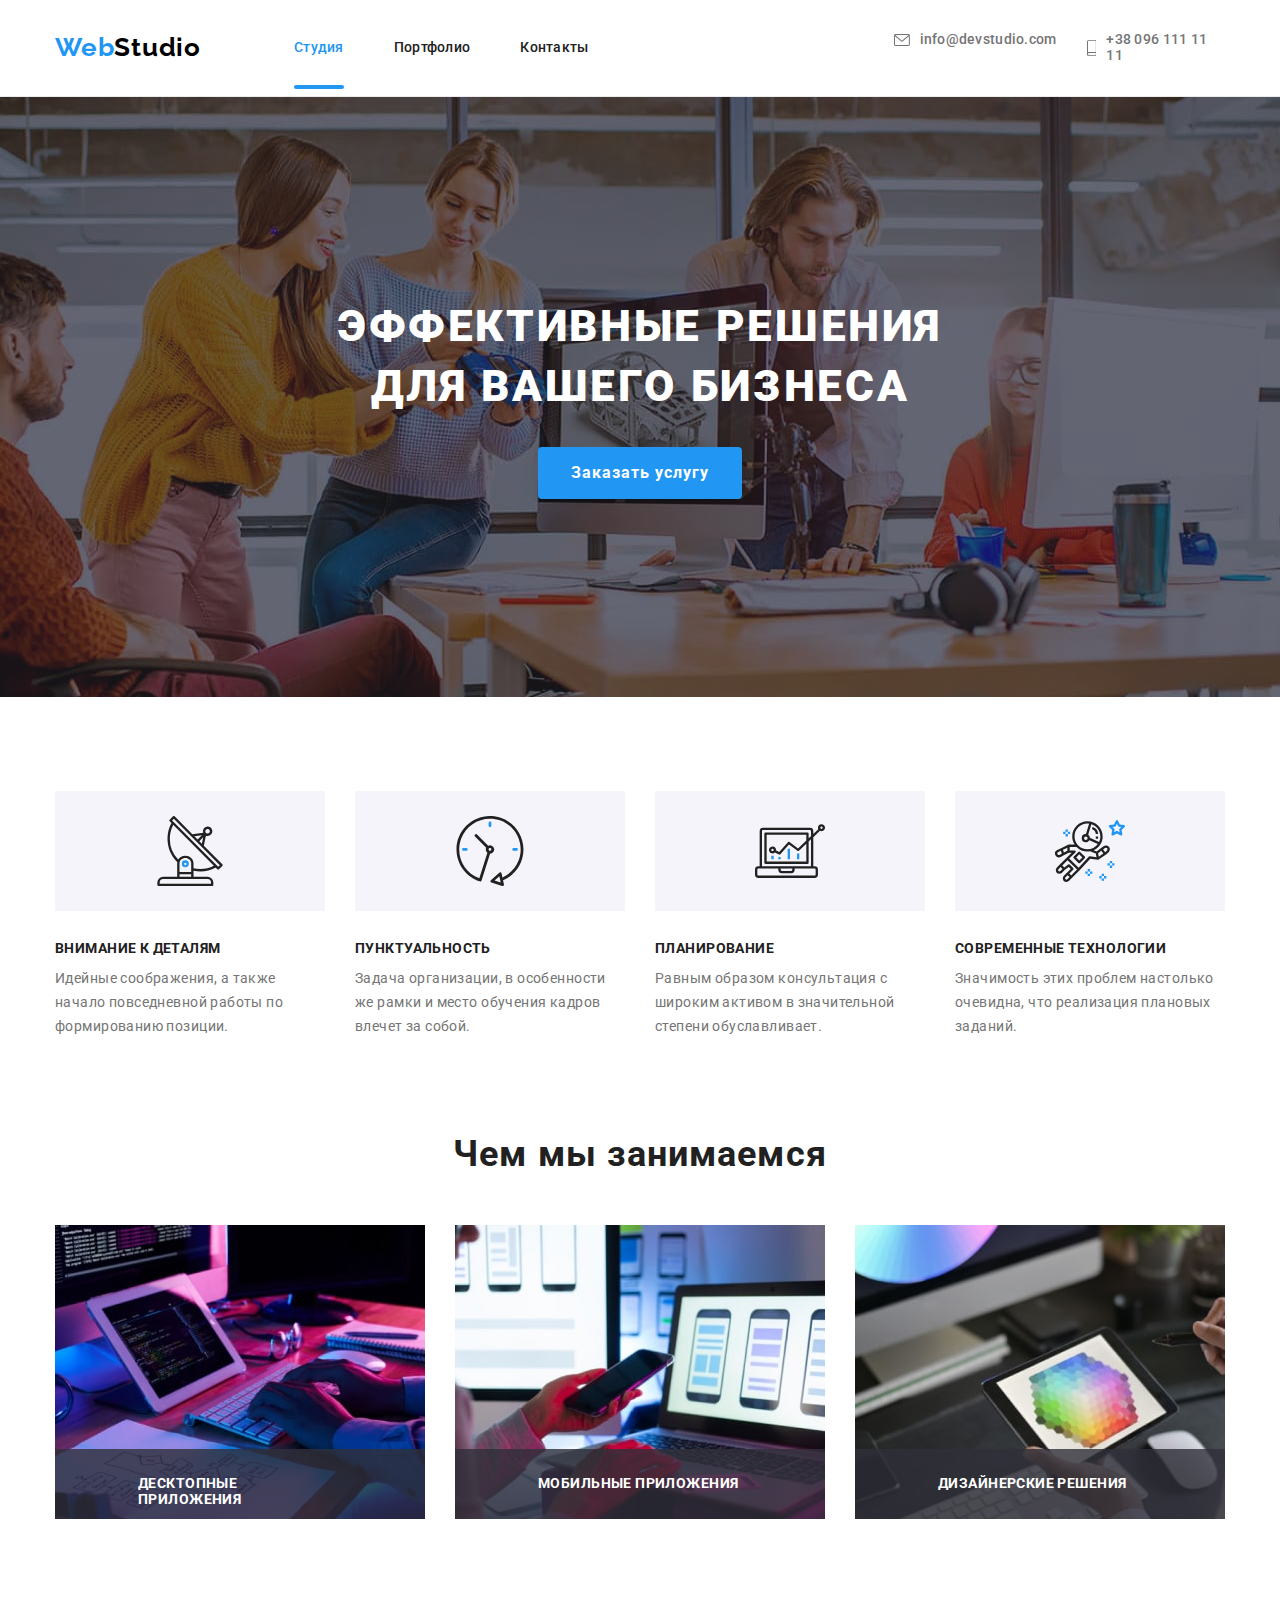
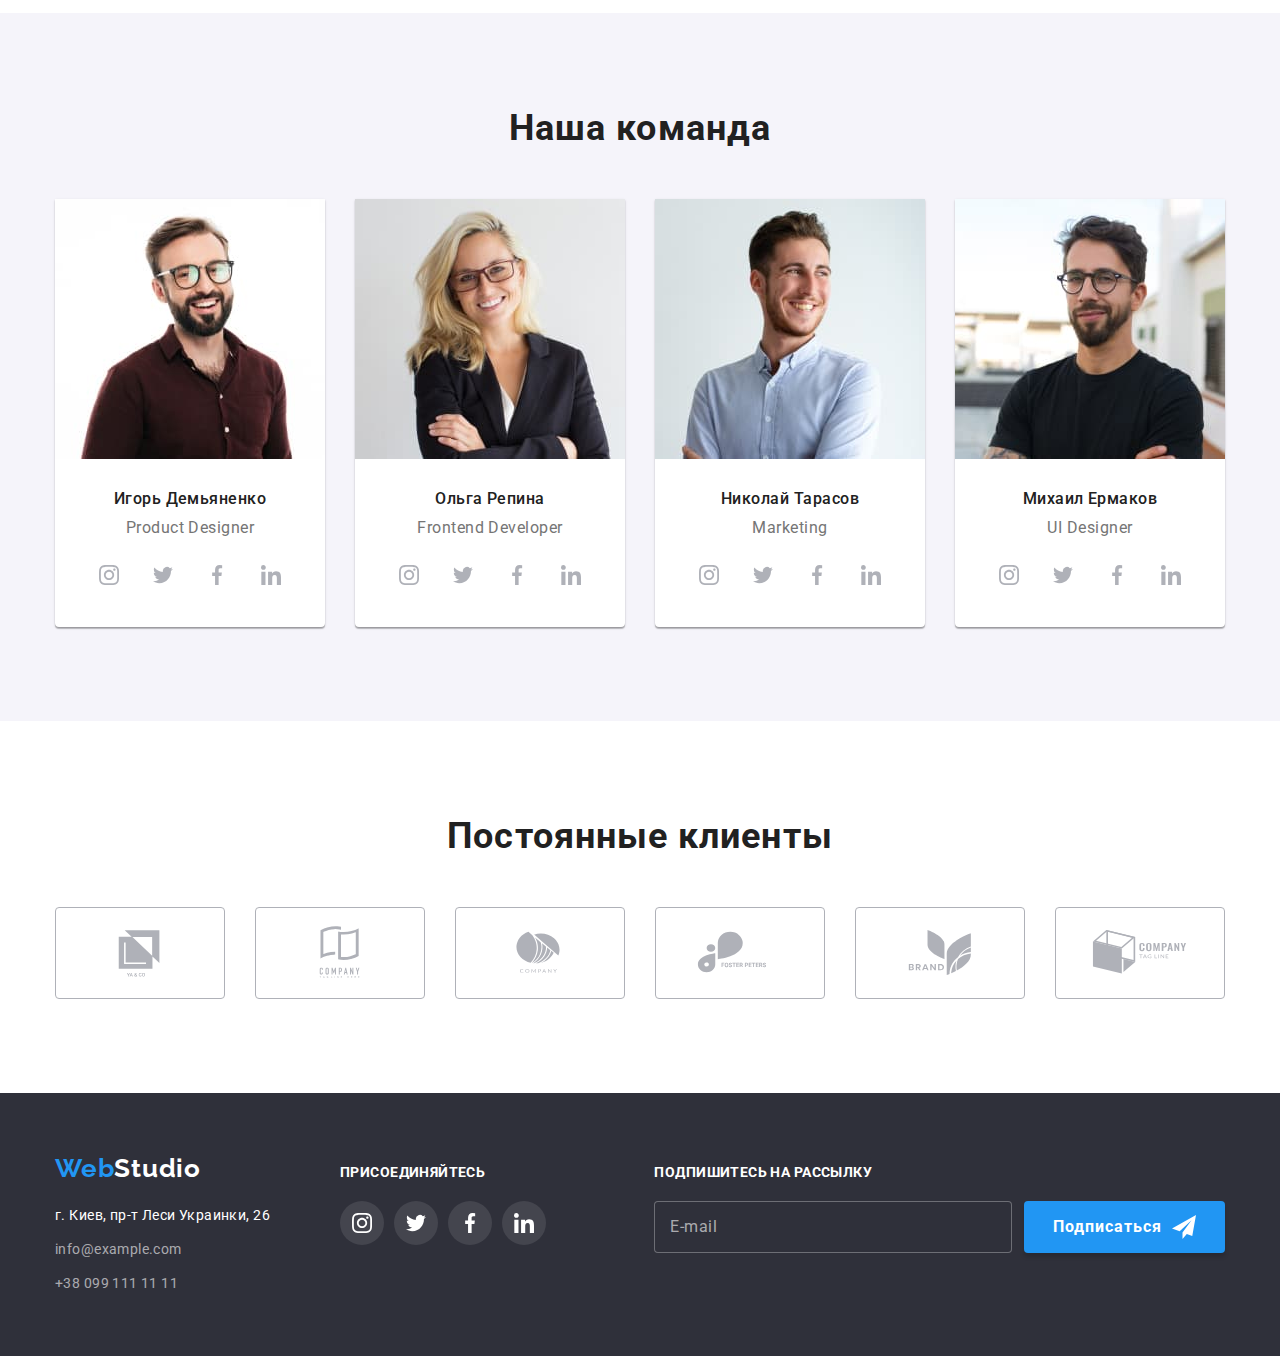
<file: index.html>
<!DOCTYPE html>
<html lang="ru">

<head>
    <meta charset="UTF-8" />
    <meta http-equiv="X-UA-Compatible" content="IE=edge" />
    <meta name="viewport" content="width=device-width, initial-scale=1.0" />
    <title>Document</title>
    <link rel="preconnect" href="https://fonts.googleapis.com" />
    <link rel="preconnect" href="https://fonts.gstatic.com" crossorigin />
    <link
        href="https://fonts.googleapis.com/css2?family=Raleway:wght@700&family=Roboto:wght@400;500;700;900&display=swap"
        rel="stylesheet" />
    <link rel="stylesheet" href="./css/main.min.css" />
</head>

<body class="body">
    <header class="header">
        <div class="container header__container">
            <nav class="header-nav">
                <a href="" class="logo--absolute header__logo"><span class="logo--accent">Web</span>Studio</a>
                <button type="button" class="header-nav__button" aria-expanded="false" aria-controls="menu-container"
                    data-menu-button>
                    <svg width="40" height="40" aria-label="Переключатель мобильного меню">
                        <use class="header-nav__icon-cross" href="./images/icons.svg#icon-cross"></use>
                        <use class="header-nav__icon-menu" href="./images/icons.svg#icon-menu"></use>
                    </svg>
                </button>
                <div class="menu-container" id="menu-container" data-menu>
                    <ul class="header-nav__list">
                        <li class="header-nav__item">
                            <a href="./index.html" class="header-nav__link  header-nav__link--current">Студия</a>
                        </li>
                        <li class="header-nav__item">
                            <a href="./portfolio.html" class="header-nav__link">Портфолио</a>
                        </li>
                        <li class="header-nav__item"><a href="" class="header-nav__link">Контакты</a></li>
                    </ul>
                    <div class="header-contact-media">
                        <ul class="header-contact__list">
                            <li class="header-contact__item">
                                <a href="mailto:info@devstudio.com" class="header-contact__link">
                                    <svg class="header-contact__icon header-contact__icon--email">
                                        <use href="./images/icons.svg#icon-envelope"></use>
                                    </svg>
                                    <span>info@devstudio.com</span>
                                </a>
                            </li>
                            <li class="header-contact__item">
                                <a href="tel:+380961111111" class="header-contact__link header-contact__link--tel">
                                    <svg class="header-contact__icon header-contact__icon--tel">
                                        <use href="./images/icons.svg#icon-smartphone"></use>
                                    </svg>
                                    <span>+38 096 111 11 11</span>
                                </a>
                            </li>
                        </ul>
                        <ul class="header-media__list">
                            <li class="header-media__item">
                                <a href="#" class="header-media__link">Instagram</a>
                            </li>
                            <li class="header-media__item">
                                <a href="#" class="header-media__link">
                                    Twitter</a>
                            </li>
                            <li class="header-media__item">
                                <a href="#" class="header-media__link">Facebook</a>
                            </li>
                            <li class="header-media__item">
                                <a href="#" class="header-media__link"> LinkedIn</a>
                            </li>
                        </ul>
                    </div>
            </nav>
        </div>
        </div>
    </header>
    <main>
        <section class="hero">
            <div class="container">
                <h1 class="hero__title">
                    Эффективные решения <br />
                    для вашего бизнеса
                </h1>
                <button type="button" class="button hero__button" data-modal-open>
                    Заказать услугу
                </button>
            </div>
        </section>
        <section class="advant">
            <div class="container">
                <h2 class="visually-hidden">Наши преимущества</h2>
                <ul class="advant__list">
                    <li class="advant__item">
                        <div class="advant__thumb">
                            <svg class="advant__icon">
                                <use href="./images/icons.svg#icon-antenna"></use>
                            </svg>
                        </div>
                        <h3 class="advant__title">Внимание к деталям</h3>
                        <p class="advant__text">
                            Идейные соображения, а также начало повседневной работы по формированию позиции.
                        </p>
                    </li>
                    <li class="advant__item">
                        <div class="advant__thumb">
                            <svg class="advant__icon">
                                <use href="./images/icons.svg#icon-clock"></use>
                            </svg>
                        </div>
                        <h3 class="advant__title">Пунктуальность</h3>
                        <p class="advant__text">
                            Задача организации, в особенности же рамки и место обучения кадров влечет за собой.
                        </p>
                    </li>
                    <li class="advant__item">
                        <div class="advant__thumb">
                            <svg class="advant__icon">
                                <use href="./images/icons.svg#icon-diagram"></use>
                            </svg>
                        </div>
                        <h3 class="advant__title">Планирование</h3>
                        <p class="advant__text">
                            Равным образом консультация с широким активом в значительной степени обуславливает.
                        </p>
                    </li>
                    <li class="advant__item">
                        <div class="advant__thumb">
                            <svg class="advant__icon">
                                <use href="./images/icons.svg#icon-astronaut"></use>
                            </svg>
                        </div>
                        <h3 class="advant__title">Современные технологии</h3>
                        <p class="advant__text">
                            Значимость этих проблем настолько очевидна, что реализация плановых заданий.
                        </p>
                    </li>
                </ul>
            </div>
        </section>
        <section class="work">
            <div class="container">
                <h2 class="title">Чем мы занимаемся</h2>
                <ul class="work__list">
                    <li class="work__item">
                        <img src="./images/work/work1-min.jpg" alt="Печатает на клавиатуре" width="370" />
                        <div class="work__label">
                            <h3 class="work__title">Десктопные приложения</h3>
                        </div>
                    </li>
                    <li class="work__item">
                        <img src="./images/work/work2-min.jpg" alt="Держит в руках телефон" width="370" />
                        <div class="work__label">
                            <h3 class="work__title">Мобильные приложения</h3>
                        </div>
                    </li>
                    <li class="work__item">
                        <img src="./images/work/work3-min.jpg" alt="Держит в пуках планшет" width="370" />
                        <div class="work__label">
                            <h3 class="work__title">Дизайнерские решения</h3>
                        </div>
                    </li>
                </ul>
            </div>
        </section>
        <section class="team">
            <div class="container">
                <h2 class="title">Наша команда</h2>
                <ul class="team__list">
                    <li class="team__item">
                        <img srcset="
                            ./images/team/mobile/Igor-450.jpg 450w,
                            ./images/team/mobile/Igor-900.jpg 900w,
                            ./images/team/tablet/Igor-354.jpg 354w,
                            ./images/team/tablet/Igor-708.jpg 708w,
                            ./images/team/desktop/Igor-270.jpg 270w,
                            ./images/team/desktop/Igor-540.jpg 540w"
                            sizes="(min-width: 1200px) 270px, (min-width: 768px) 354px, (min-width: 480px) 450px, 100vw"
                            src="./images/team/desktop/Igor-270.jpg" alt="Игорь Демьяненко" />
                        <div class="team__info">
                            <h3 class="team__title">Игорь Демьяненко</h3>
                            <p class="team__text">Product Designer</p>
                            <ul class="media">
                                <li class="media__item">
                                    <a href="" class="media__link">
                                        <svg class="media__icon">
                                            <use href="./images/icons.svg#icon-instagram"></use>
                                        </svg>
                                    </a>
                                </li>
                                <li class="media__item">
                                    <a href="" class="media__link">
                                        <svg class="media__icon">
                                            <use href="./images/icons.svg#icon-twitter"></use>
                                        </svg>
                                    </a>
                                </li>
                                <li class="media__item">
                                    <a href="" class="media__link">
                                        <svg class="media__icon">
                                            <use href="./images/icons.svg#icon-facebook"></use>
                                        </svg>
                                    </a>
                                </li>
                                <li class="media__item">
                                    <a href="" class="media__link">
                                        <svg class="media__icon">
                                            <use href="./images/icons.svg#icon-linkedin"></use>
                                        </svg>
                                    </a>
                                </li>
                            </ul>
                        </div>
                    </li>
                    <li class="team__item">
                        <img srcset="
                            ./images/team/mobile/Olga-450.jpg 450w,
                            ./images/team/mobile/Olga-900.jpg 900w,
                            ./images/team/tablet/Olga-354.jpg 354w,
                            ./images/team/tablet/Olga-708.jpg 708w,
                            ./images/team/desktop/Olga-270.jpg 270w,
                            ./images/team/desktop/Olga-540.jpg 540w"
                            sizes="(min-width: 1200px) 270px,(min-width: 768px) 354px, (min-width: 480px) 450px, 100vw"
                            src="./images/team/desktop/Olga-270.jpg" alt="Ольга Репина" />
                        <div class="team__info">
                            <h3 class="team__title">Ольга Репина</h3>
                            <p class="team__text">Frontend Developer</p>
                            <ul class="media">
                                <li class="media__item">
                                    <a href="" class="media__link">
                                        <svg class="media__icon">
                                            <use href="./images/icons.svg#icon-instagram"></use>
                                        </svg>
                                    </a>
                                </li>
                                <li class="media__item">
                                    <a href="" class="media__link">
                                        <svg class="media__icon">
                                            <use href="./images/icons.svg#icon-twitter"></use>
                                        </svg>
                                    </a>
                                </li>
                                <li class="media__item">
                                    <a href="" class="media__link">
                                        <svg class="media__icon">
                                            <use href="./images/icons.svg#icon-facebook"></use>
                                        </svg>
                                    </a>
                                </li>
                                <li class="media__item">
                                    <a href="" class="media__link">
                                        <svg class="media__icon">
                                            <use href="./images/icons.svg#icon-linkedin"></use>
                                        </svg>
                                    </a>
                                </li>
                            </ul>
                        </div>
                    </li>
                    <li class="team__item">
                        <img srcset="
                            ./images/team/mobile/Nikolai-450.jpg 450w,
                            ./images/team/mobile/Nikolai-900.jpg 900w,
                            ./images/team/tablet/Nikolai-354.jpg 354w,
                            ./images/team/tablet/Nikolai-708.jpg 708w,
                            ./images/team/desktop/Nikolai-270.jpg 270w,
                            ./images/team/desktop/Nikolai-540.jpg 540w"
                            sizes="(min-width: 1200px) 270px,(min-width: 768px) 354px, (min-width: 480px) 450px, 100vw"
                            src="./images/team/desktop/Nikolai-270.jpg" alt="Николай Тарасов" />
                        <div class="team__info">
                            <h3 class="team__title">Николай Тарасов</h3>
                            <p class="team__text">Marketing</p>
                            <ul class="media">
                                <li class="media__item">
                                    <a href="" class="media__link">
                                        <svg class="media__icon">
                                            <use href="./images/icons.svg#icon-instagram"></use>
                                        </svg>
                                    </a>
                                </li>
                                <li class="media__item">
                                    <a href="" class="media__link">
                                        <svg class="media__icon">
                                            <use href="./images/icons.svg#icon-twitter"></use>
                                        </svg>
                                    </a>
                                </li>
                                <li class="media__item">
                                    <a href="" class="media__link">
                                        <svg class="media__icon">
                                            <use href="./images/icons.svg#icon-facebook"></use>
                                        </svg>
                                    </a>
                                </li>
                                <li class="media__item">
                                    <a href="" class="media__link">
                                        <svg class="media__icon">
                                            <use href="./images/icons.svg#icon-linkedin"></use>
                                        </svg>
                                    </a>
                                </li>
                            </ul>
                        </div>
                    </li>
                    <li class="team__item">
                        <img srcset="
                            ./images/team/mobile/Mihail-450.jpg 450w,
                            ./images/team/mobile/Mihail-900.jpg 900w,
                            ./images/team/tablet/Mihail-354.jpg 354w,
                            ./images/team/tablet/Mihail-708.jpg 708w,
                            ./images/team/desktop/Mihail-270.jpg 270w,
                            ./images/team/desktop/Mihail-540.jpg 540w"
                            sizes="(min-width: 1200px) 270px,(min-width: 768px) 354px, (min-width: 480px) 450px, 100vw"
                            src="./images/team/desktop/Mihail-270.jpg" alt="Михаил Ермаков" />
                        <div class="team__info">
                            <h3 class="team__title">Михаил Ермаков</h3>
                            <p class="team__text">UI Designer</p>
                            <ul class="media">
                                <li class="media__item">
                                    <a href="" class="media__link">
                                        <svg class="media__icon">
                                            <use href="./images/icons.svg#icon-instagram"></use>
                                        </svg>
                                    </a>
                                </li>
                                <li class="media__item">
                                    <a href="" class="media__link">
                                        <svg class="media__icon">
                                            <use href="./images/icons.svg#icon-twitter"></use>
                                        </svg>
                                    </a>
                                </li>
                                <li class="media__item">
                                    <a href="" class="media__link">
                                        <svg class="media__icon">
                                            <use href="./images/icons.svg#icon-facebook"></use>
                                        </svg>
                                    </a>
                                </li>
                                <li class="media__item">
                                    <a href="" class="media__link">
                                        <svg class="media__icon">
                                            <use href="./images/icons.svg#icon-linkedin"></use>
                                        </svg>
                                    </a>
                                </li>
                            </ul>
                        </div>
                    </li>
                </ul>
            </div>
        </section>
        <section class="partners">
            <div class="container">
                <h2 class="title">Постоянные клиенты</h2>
                <ul class="partners__list">
                    <li class="partners__item">
                        <a href="" class="partners__link">
                            <svg class="partners__icon">
                                <use href="./images/icons.svg#icon-ya-and-go"></use>
                            </svg>
                        </a>
                    </li>
                    <li class="partners__item">
                        <a href="" class="partners__link">
                            <svg class="partners__icon">
                                <use href="./images/icons.svg#icon-tegline-here"></use>
                            </svg>
                        </a>
                    </li>
                    <li class="partners__item">
                        <a href="" class="partners__link">
                            <svg class="partners__icon">
                                <use href="./images/icons.svg#icon-company"></use>
                            </svg>
                        </a>
                    </li>
                    <li class="partners__item">
                        <a href="" class="partners__link">
                            <svg class="partners__icon">
                                <use href="./images/icons.svg#icon-foster-peters"></use>
                            </svg>
                        </a>
                    </li>
                    <li class="partners__item">
                        <a href="" class="partners__link">
                            <svg class="partners__icon">
                                <use href="./images/icons.svg#icon-brand"></use>
                            </svg>
                        </a>
                    </li>
                    <li class="partners__item">
                        <a href="" class="partners__link">
                            <svg class="partners__icon">
                                <use href="./images/icons.svg#icon-tagline"></use>
                            </svg>
                        </a>
                    </li>
                </ul>
            </div>
        </section>
    </main>
    <footer class="footer">
        <div class="container footer__container">
            <div class="footer-wrap">
                <div class="footer__logo-address">
                    <a href="" class="logo footer__logo         footer__logo--white">
                        <span class="logo--accent">Web</span>Studio</a>
                    <address>
                        <ul class="footer__list">
                            <li class="footer__item">
                                <a class="footer__link footer__link--white" href="https://goo.gl/maps/huX7Md4hGTPjCMUb7"
                                    target="_blank" rel="noopener noreferrer">г. Киев, пр-т Леси Украинки, 26</a>
                            </li>
                            <li class="footer__item">
                                <a class="footer__link" href="mailto:info@example.com">info@example.com</a>
                            </li>
                            <li class="footer__item">
                                <a class="footer__link" href="tel:+380991111111"> +38 099 111 11 11</a>
                            </li>
                        </ul>
                    </address>
                </div>
                <div class="footer__media">
                    <h3 class="footer__title">присоединяйтесь</h3>
                    <ul class="media">
                        <li class="media__item">
                            <a href="" class="media__link media__link--inverse">
                                <svg class="media__icon media__icon--white">
                                    <use href="./images/icons.svg#icon-instagram"></use>
                                </svg>
                            </a>
                        </li>
                        <li class="media__item">
                            <a href="" class="media__link media__link--inverse">
                                <svg class="media__icon media__icon--white">
                                    <use href="./images/icons.svg#icon-twitter"></use>
                                </svg>
                            </a>
                        </li>
                        <li class="media__item">
                            <a href="" class="media__link media__link--inverse">
                                <svg class="media__icon media__icon--white">
                                    <use href="./images/icons.svg#icon-facebook"></use>
                                </svg>
                            </a>
                        </li>
                        <li class="media__item">
                            <a href="" class="media__link media__link--inverse">
                                <svg class="media__icon media__icon--white">
                                    <use href="./images/icons.svg#icon-linkedin"></use>
                                </svg>
                            </a>
                        </li>
                    </ul>
                </div>
            </div>
            <div class="footer__form">
                <h3 class="footer__title">Подпишитесь на рассылку</h3>
                <form class="form">
                    <div class="form__field">
                        <input type="email" class="form__input" name="mail" id="mail" placeholder=" " />
                        <label class="form__label" for="mail">E-mail</label>
                    </div>
                    <button type="submit" class="button form__button">
                        Подписаться
                        <svg class="form__icon" width="24" height="24">
                            <use href="./images/icons.svg#icon-submit-btn"></use>
                        </svg>
                    </button>
                </form>
            </div>

    </footer>
    <div class="backdrop is-hidden" data-modal>
        <div class="modal">
            <button type="button" class="modal__close" data-modal-close>
                <svg class="modal__svg" width="11" height="11">
                    <use href="./images/icons.svg#icon-close"></use>
                </svg>
            </button>
            <form>
                <b class="modal__text">Оставьте свои данные, мы вам перезвоним</b>
                <div class="modal__form">
                    <label class="modal__label" for="name">Имя</label>
                    <span class="modal__wrap">
                        <input type="text" name="name" class="modal__input" id="name" />
                        <svg class="modal__icon" width="18" height="18">
                            <use href="./images/icons.svg#icon-modal-person"></use>
                        </svg>
                    </span>
                </div>
                <div class="modal__form">
                    <label class="modal__label" for="tel">Телефон</label>
                    <span class="modal__wrap">
                        <input type="tel" name="tel" class="modal__input" id="tel" />
                        <svg class="modal__icon" width="18" height="18">
                            <use href="./images/icons.svg#icon-modal-phone"></use>
                        </svg>
                    </span>
                </div>
                <div class="modal__form">
                    <label class="modal__label" for="email">Почта</label>
                    <span class="modal__wrap">
                        <input type="email" name="email" class="modal__input" id="email" />
                        <svg class="modal__icon" width="18" height="18">
                            <use href="./images/icons.svg#icon-modal-email"></use>
                        </svg>
                    </span>
                </div>
                <div class="modal__form">
                    <label class="modal__label" for="comment">Комментарий</label>
                    <textarea name="comment" class="modal__comment" id="comment" rows="6"
                        placeholder="Введите текст"></textarea>
                </div>
                <div class="modal__form modal__form--agreement">
                    <input type="checkbox" name="agreement" class="modal__checkbox visually-hidden" id="agreement" />
                    <label class="modal__checklabel" for="agreement">
                        <span class="modal__item">
                            <svg class="modal__checkicon">
                                <use href="./images/icons.svg#icon-modal-check"></use>
                            </svg>
                        </span>
                        Соглашаюсь с рассылкой и принимаю
                        <a href="" class="modal__link">Условия договора</a>
                    </label>
                </div>
                <button class="button modal__button" type="submit">Отправить</button>
            </form>
        </div>
    </div>
    <script src="./js/modal.js"></script>
    <script src="./js/mobile-menu.js"></script>

</body>

</html>
</file>
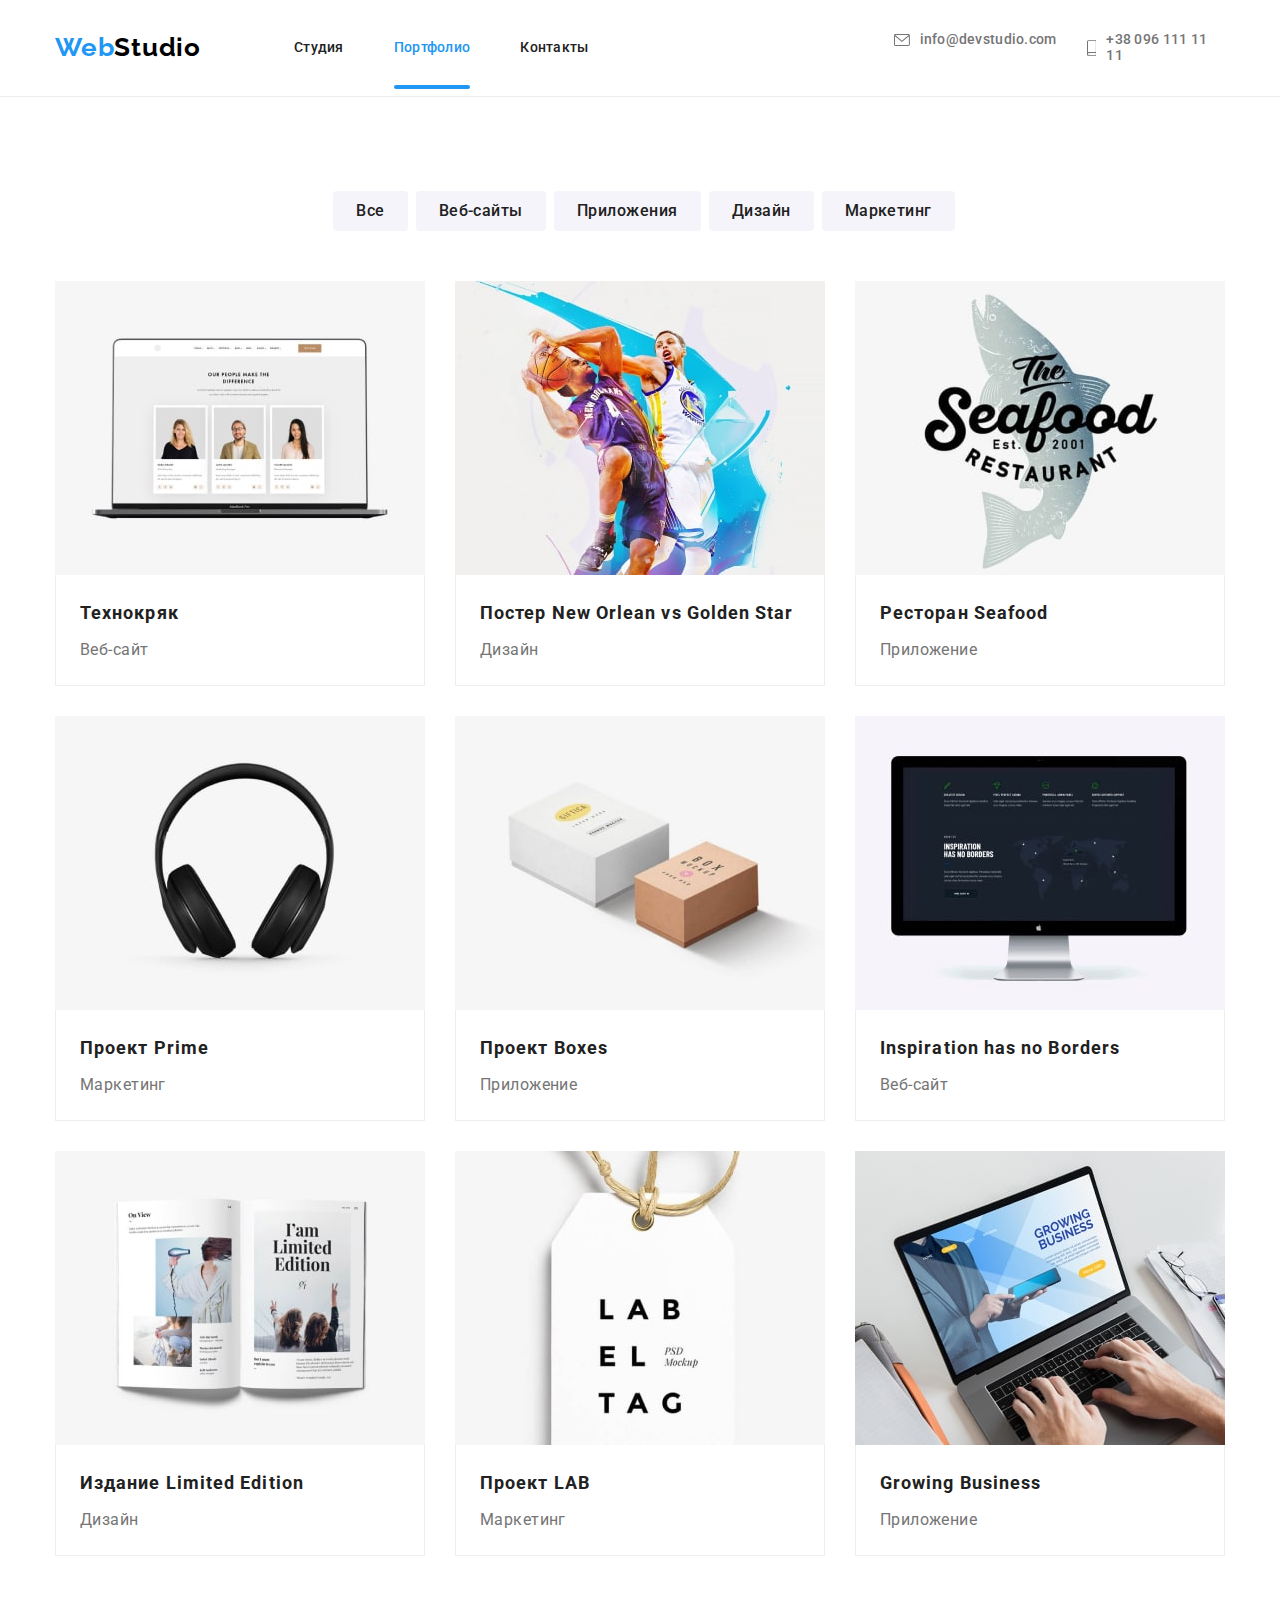
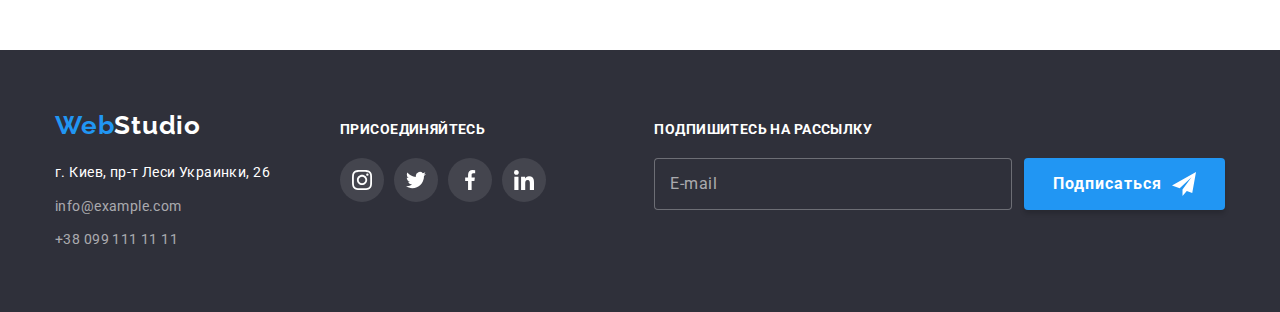
<file: portfolio.html>
<!DOCTYPE html>
<html lang="ru">

<head>
    <meta charset="UTF-8">
    <meta http-equiv="X-UA-Compatible" content="IE=edge">
    <meta name="viewport" content="width=device-width, initial-scale=1.0">
    <title>Document</title>
    <link rel="preconnect" href="https://fonts.googleapis.com">
    <link rel="preconnect" href="https://fonts.gstatic.com" crossorigin>
    <link
        href="https://fonts.googleapis.com/css2?family=Raleway:wght@700&family=Roboto:wght@400;500;700;900&display=swap"
        rel="stylesheet" />
    <link rel="stylesheet" href="./css/main.min.css" />
</head>

<body class="body">
    <header class="header">
        <div class="container header__container">
            <nav class="header-nav">
                <a href="" class="logo--absolute header__logo"><span class="logo--accent">Web</span>Studio</a>
                <button type="button" class="header-nav__button" aria-expanded="false" aria-controls="menu-container"
                    data-menu-button>
                    <svg width="40" height="40" aria-label="Переключатель мобильного меню">
                        <use class="header-nav__icon-cross" href="./images/icons.svg#icon-cross"></use>
                        <use class="header-nav__icon-menu" href="./images/icons.svg#icon-menu"></use>
                    </svg>
                </button>
                <div class="menu-container" id="menu-container" data-menu>
                    <ul class="header-nav__list">
                        <li class="header-nav__item">
                            <a href="./index.html" class="header-nav__link">Студия</a>
                        </li>
                        <li class="header-nav__item">
                            <a href="./portfolio.html" class="header-nav__link header-nav__link--current">Портфолио</a>
                        </li>
                        <li class="header-nav__item"><a href="" class="header-nav__link">Контакты</a></li>
                    </ul>
                    <div class="header-contact-media">
                        <ul class="header-contact__list">
                            <li class="header-contact__item">
                                <a href="mailto:info@devstudio.com" class="header-contact__link">
                                    <svg class="header-contact__icon header-contact__icon--email">
                                        <use href="./images/icons.svg#icon-envelope"></use>
                                    </svg>
                                    <span>info@devstudio.com</span>
                                </a>
                            </li>
                            <li class="header-contact__item">
                                <a href="tel:+380961111111" class="header-contact__link header-contact__link--tel">
                                    <svg class="header-contact__icon header-contact__icon--tel">
                                        <use href="./images/icons.svg#icon-smartphone"></use>
                                    </svg>
                                    <span>+38 096 111 11 11</span>
                                </a>
                            </li>
                        </ul>
                        <ul class="header-media__list">
                            <li class="header-media__item">
                                <a href="#" class="header-media__link">Instagram</a>
                            </li>
                            <li class="header-media__item">
                                <a href="#" class="header-media__link">
                                    Twitter</a>
                            </li>
                            <li class="header-media__item">
                                <a href="#" class="header-media__link">Facebook</a>
                            </li>
                            <li class="header-media__item">
                                <a href="#" class="header-media__link"> LinkedIn</a>
                            </li>
                        </ul>
                    </div>
            </nav>
        </div>
        </div>
    </header>
    <main>
        <section class="portfolio">
            <div class="container">
                <ul class="portfolio__list">
                    <li class="portfolio__item">
                        <button type="button" class="portfolio__button">Все</button>
                    </li>
                    <li class="portfolio__item">
                        <button type="button" class="portfolio__button">Веб-сайты</button>
                    </li>
                    <li class="portfolio__item">
                        <button type="button" class="portfolio__button">Приложения</button>
                    </li>
                    <li class="portfolio__item">
                        <button type="button" class="portfolio__button">Дизайн</button>
                    </li>
                    <li class="portfolio__item">
                        <button type="button" class="portfolio__button">Маркетинг</button>
                    </li>
                </ul>
                <h1 class="visually-hidden">Портфолио</h1>
                <ul class="cardset">
                    <li class="card">
                        <a href="" class="card__link">
                            <div class="card__wrap">
                                <img srcset="
                                    ./images/portfolio/mobile/project-1-450.jpg 450w, 
                                    ./images/portfolio/mobile/project-1-900.jpg 900w,
                                    ./images/portfolio/tablet/project-1-354.jpg 354w, 
                                    ./images/portfolio/tablet/project-1-708.jpg 708w,
                                    ./images/portfolio/desktop/project-1-370.jpg 370w, 
                                    ./images/portfolio/desktop/project-1-740.jpg 740w" sizes="(min-width: 1200px) 370px,(min-width: 768px) 354px, 
                                    (min-width: 480px) 450px, 100vw" src="./images/portfolio/tablet/project-1-354.jpg"
                                    alt="Сайт на ноутбуке" />
                                <p class="card__label">Технокряк это современная площадка распространения коронавируса.
                                    Компании используют эту платформу для цифрового шпионажа и атак на защищённые
                                    сервера конкурентов.</p>
                            </div>
                            <div class="card__info card__info--large">
                                <h2 class="card__title">Технокряк</h2>
                                <p class="card__text">Веб-сайт</p>
                            </div>
                        </a>
                    </li>
                    <li class="card">
                        <a href="" class="card__link">
                            <div class="card__wrap">
                                <img srcset="
                                    ./images/portfolio/mobile/project-2-450.jpg 450w, 
                                    ./images/portfolio/mobile/project-2-900.jpg 900w,
                                    ./images/portfolio/tablet/project-2-354.jpg 354w, 
                                    ./images/portfolio/tablet/project-2-708.jpg 708w,
                                    ./images/portfolio/desktop/project-2-370.jpg 370w, 
                                    ./images/portfolio/desktop/project-2-740.jpg 740w" sizes="(min-width: 1200px) 370px,(min-width: 768px) 354px, 
                                    (min-width: 480px) 450px, 100vw" src="./images/portfolio/tablet/project-2-354.jpg"
                                    alt="Постер с баскетболистами" />
                                <p class="card__label">Технокряк это современная площадка распространения
                                    коронавируса. Компании используют эту
                                    платформу для цифрового
                                    шпионажа и атак на защищённые сервера конкурентов.</p>
                            </div>
                            <div class="card__info">
                                <h2 class="card__title">Постер New Orlean vs Golden Star</h2>
                                <p class="card__text">Дизайн</p>
                            </div>
                        </a>
                    </li>
                    <li class="card">
                        <a href="" class="card__link">
                            <div class="card__wrap">
                                <img srcset="
                                    ./images/portfolio/mobile/project-3-450.jpg 450w, 
                                    ./images/portfolio/mobile/project-3-900.jpg 900w,
                                    ./images/portfolio/tablet/project-3-354.jpg 354w, 
                                    ./images/portfolio/tablet/project-3-708.jpg 708w,
                                    ./images/portfolio/desktop/project-3-370.jpg 370w, 
                                    ./images/portfolio/desktop/project-3-740.jpg 740w" sizes="(min-width: 1200px) 370px,(min-width: 768px) 354px, 
                                    (min-width: 480px) 450px, 100vw" src="./images/portfolio/tablet/project-3-354.jpg"
                                    alt="Логотип рыбного ресторана" />
                                <p class="card__label">Технокряк это современная площадка распространения
                                    коронавируса. Компании используют эту
                                    платформу для цифрового
                                    шпионажа и атак на защищённые сервера конкурентов.</p>
                            </div>
                            <div class="card__info">
                                <h2 class="card__title">Ресторан Seafood</h2>
                                <p class="card__text">Приложение</p>
                            </div>
                        </a>
                    </li>
                    <li class="card">
                        <a href="" class="card__link">
                            <div class="card__wrap">
                                <img srcset="
                                    ./images/portfolio/mobile/project-4-450.jpg 450w, 
                                    ./images/portfolio/mobile/project-4-900.jpg 900w,
                                    ./images/portfolio/tablet/project-4-354.jpg 354w, 
                                    ./images/portfolio/tablet/project-4-708.jpg 708w,
                                    ./images/portfolio/desktop/project-4-370.jpg 370w, 
                                    ./images/portfolio/desktop/project-4-740.jpg 740w" sizes="(min-width: 1200px) 370px,(min-width: 768px) 354px, 
                                    (min-width: 480px) 450px, 100vw" src="./images/portfolio/tablet/project-4-354.jpg"
                                    alt="Наушники" />
                                <p class="card__label">Технокряк это современная площадка распространения
                                    коронавируса. Компании используют эту
                                    платформу для цифрового
                                    шпионажа и атак на защищённые сервера конкурентов.</p>
                            </div>
                            <div class="card__info">
                                <h2 class="card__title">Проект Prime</h2>
                                <p class="card__text">Маркетинг</p>
                            </div>
                        </a>
                    </li>
                    <li class="card">
                        <a href="" class="card__link">
                            <div class="card__wrap">
                                <img srcset="
                                    ./images/portfolio/mobile/project-5-450.jpg 450w, 
                                    ./images/portfolio/mobile/project-5-900.jpg 900w,
                                    ./images/portfolio/tablet/project-5-354.jpg 354w, 
                                    ./images/portfolio/tablet/project-5-708.jpg 708w,
                                    ./images/portfolio/desktop/project-5-370.jpg 370w, 
                                    ./images/portfolio/desktop/project-5-740.jpg 740w" sizes="(min-width: 1200px) 370px,(min-width: 768px) 354px, 
                                    (min-width: 480px) 450px, 100vw" src="./images/portfolio/tablet/project-5-354.jpg"
                                    alt="Две коробки" />
                                <p class="card__label">Технокряк это современная площадка распространения
                                    коронавируса. Компании используют эту
                                    платформу для цифрового
                                    шпионажа и атак на защищённые сервера конкурентов.</p>
                            </div>
                            <div class="card__info">
                                <h2 class="card__title">Проект Boxes</h2>
                                <p class="card__text">Приложение</p>
                            </div>
                        </a>
                    </li>
                    <li class="card">
                        <a href="" class="card__link">
                            <div class="card__wrap">
                                <img srcset="
                                    ./images/portfolio/mobile/project-6-450.jpg 450w, 
                                    ./images/portfolio/mobile/project-6-900.jpg 900w,
                                    ./images/portfolio/tablet/project-6-354.jpg 354w, 
                                    ./images/portfolio/tablet/project-6-708.jpg 708w,
                                    ./images/portfolio/desktop/project-6-370.jpg 370w, 
                                    ./images/portfolio/desktop/project-6-740.jpg 740w" sizes="(min-width: 1200px) 370px,(min-width: 768px) 354px, 
                                    (min-width: 480px) 450px, 100vw" src="./images/portfolio/tablet/project-6-354.jpg"
                                    alt="Сайт на мониторе компьютера" />
                                <p class="card__label">Технокряк это современная площадка распространения
                                    коронавируса. Компании используют эту
                                    платформу для цифрового
                                    шпионажа и атак на защищённые сервера конкурентов.</p>
                            </div>
                            <div class="card__info">
                                <h2 class="card__title">Inspiration has no Borders</h2>
                                <p class="card__text">Веб-сайт</p>
                            </div>
                        </a>
                    </li>
                    <li class="card">
                        <a href="" class="card__link">
                            <div class="card__wrap">
                                <img srcset="
                                    ./images/portfolio/mobile/project-7-450.jpg 450w, 
                                    ./images/portfolio/mobile/project-7-900.jpg 900w,
                                    ./images/portfolio/tablet/project-7-354.jpg 354w, 
                                    ./images/portfolio/tablet/project-7-708.jpg 708w,
                                    ./images/portfolio/desktop/project-7-370.jpg 370w, 
                                    ./images/portfolio/desktop/project-7-740.jpg 740w" sizes="(min-width: 1200px) 370px,(min-width: 768px) 354px, 
                                    (min-width: 480px) 450px, 100vw" src="./images/portfolio/tablet/project-7-354.jpg"
                                    alt="Открытый журнал" />
                                <p class="card__label">Технокряк это современная площадка распространения
                                    коронавируса. Компании используют эту
                                    платформу для цифрового
                                    шпионажа и атак на защищённые сервера конкурентов.</p>
                            </div>
                            <div class="card__info">
                                <h2 class="card__title">Издание Limited Edition</h2>
                                <p class="card__text">Дизайн</p>
                            </div>
                        </a>
                    </li>
                    <li class="card">
                        <a href="" class="card__link">
                            <div class="card__wrap">
                                <img srcset="
                                    ./images/portfolio/mobile/project-8-450.jpg 450w, 
                                    ./images/portfolio/mobile/project-8-900.jpg 900w,
                                    ./images/portfolio/tablet/project-8-354.jpg 354w, 
                                    ./images/portfolio/tablet/project-8-708.jpg 708w,
                                    ./images/portfolio/desktop/project-8-370.jpg 370w, 
                                    ./images/portfolio/desktop/project-8-740.jpg 740w" sizes="(min-width: 1200px) 370px,(min-width: 768px) 354px, 
                                    (min-width: 480px) 450px, 100vw" src="./images/portfolio/tablet/project-8-354.jpg"
                                    alt="Ярлык" />
                                <p class="card__label">Технокряк это современная площадка распространения
                                    коронавируса. Компании используют эту
                                    платформу для цифрового
                                    шпионажа и атак на защищённые сервера конкурентов.</p>
                            </div>
                            <div class="card__info">
                                <h2 class="card__title">Проект LAB</h2>
                                <p class="card__text">Маркетинг</p>
                            </div>
                        </a>
                    </li>
                    <li class="card">
                        <a href="" class="card__link">
                            <div class="card__wrap">
                                <img srcset="
                                    ./images/portfolio/mobile/project-9-450.jpg 450w, 
                                    ./images/portfolio/mobile/project-9-900.jpg 900w,
                                    ./images/portfolio/tablet/project-9-354.jpg 354w, 
                                    ./images/portfolio/tablet/project-9-708.jpg 708w,
                                    ./images/portfolio/desktop/project-9-370.jpg 370w, 
                                    ./images/portfolio/desktop/project-9-740.jpg 740w" sizes="(min-width: 1200px) 370px,(min-width: 768px) 354px, 
                                    (min-width: 480px) 450px, 100vw" src="./images/portfolio/tablet/project-9-354.jpg"
                                    alt="Печатает на ноутбуке" />
                                <p class="card__label">Технокряк это современная площадка распространения
                                    коронавируса. Компании используют эту
                                    платформу для цифрового
                                    шпионажа и атак на защищённые сервера конкурентов.</p>
                            </div>
                            <div class="card__info">
                                <h2 class="card__title">Growing Business</h2>
                                <p class="card__text">Приложение</p>
                            </div>
                        </a>
                    </li>
                </ul>
            </div>
        </section>
    </main>
    <footer class="footer">
        <div class="container">
            <div class="footer__container">
                <div class="footer-wrap">
                    <address>
                        <a href="" class="logo footer__logo footer__logo--white"><span
                                class="logo--accent">Web</span>Studio</a>
                        <ul class="footer__list">
                            <li class="footer__item">
                                <a class="footer__link footer__link--white" href="https://goo.gl/maps/huX7Md4hGTPjCMUb7"
                                    target="_blank" rel="noopener noreferrer">г. Киев, пр-т Леси Украинки, 26</a>
                            </li>
                            <li class="footer__item">
                                <a class="footer__link" href="mailto:info@example.com">info@example.com</a>
                            </li>
                            <li class="footer__item">
                                <a class="footer__link" href="tel:+380991111111"> +38 099 111 11 11</a>
                            </li>
                        </ul>
                    </address>
                    <div class="footer__media">
                        <h3 class="footer__title">присоединяйтесь</h3>
                        <ul class="media">
                            <li class="media__item">
                                <a href="" class="media__link media__link--inverse">
                                    <svg class="media__icon media__icon--white">
                                        <use href="./images/icons.svg#icon-instagram"></use>
                                    </svg>
                                </a>
                            </li>
                            <li class="media__item">
                                <a href="" class="media__link media__link--inverse">
                                    <svg class="media__icon media__icon--white">
                                        <use href="./images/icons.svg#icon-twitter"></use>
                                    </svg>
                                </a>
                            </li>
                            <li class="media__item">
                                <a href="" class="media__link media__link--inverse">
                                    <svg class="media__icon media__icon--white">
                                        <use href="./images/icons.svg#icon-facebook"></use>
                                    </svg>
                                </a>
                            </li>
                            <li class="media__item">
                                <a href="" class="media__link media__link--inverse">
                                    <svg class="media__icon media__icon--white">
                                        <use href="./images/icons.svg#icon-linkedin"></use>
                                    </svg>
                                </a>
                            </li>
                        </ul>
                    </div>
                </div>
                <div class="footer__form">
                    <h3 class="footer__title">Подпишитесь на рассылку</h3>
                    <form class="form">
                        <div class="form__field">
                            <input type="email" class="form__input" name="mail" id="mail" placeholder=" " />
                            <label class="form__label" for="mail">E-mail</label>
                        </div>
                        <button type="submit" class="button form__button">
                            Подписаться
                            <svg class="form__icon" width="24" height="24">
                                <use href="./images/icons.svg#icon-submit-btn"></use>
                            </svg>
                        </button>
                    </form>
                </div>
            </div>
    </footer>


    <script src="./js/mobile-menu.js"></script>
</body>

</html>
</file>
<file: css/main.min.css>
/*! modern-normalize v1.1.0 | MIT License | https://github.com/sindresorhus/modern-normalize */*,::after,::before{box-sizing:border-box}html{-moz-tab-size:4;tab-size:4}html{line-height:1.15;-webkit-text-size-adjust:100%}body{margin:0}body{font-family:system-ui, -apple-system, 'Segoe UI', Roboto, Helvetica, Arial, sans-serif, 'Apple Color Emoji', 'Segoe UI Emoji'}hr{height:0;color:inherit}abbr[title]{text-decoration:underline dotted}b,strong{font-weight:bolder}code,kbd,pre,samp{font-family:ui-monospace, SFMono-Regular, Consolas, 'Liberation Mono', Menlo, monospace;font-size:1em}small{font-size:80%}sub,sup{font-size:75%;line-height:0;position:relative;vertical-align:baseline}sub{bottom:-0.25em}sup{top:-0.5em}table{text-indent:0;border-color:inherit}button,input,optgroup,select,textarea{font-family:inherit;font-size:100%;line-height:1.15;margin:0}button,select{text-transform:none}[type='button'],[type='reset'],[type='submit'],button{-webkit-appearance:button}::-moz-focus-inner{border-style:none;padding:0}:-moz-focusring{outline:1px dotted ButtonText}:-moz-ui-invalid{box-shadow:none}legend{padding:0}progress{vertical-align:baseline}::-webkit-inner-spin-button,::-webkit-outer-spin-button{height:auto}[type='search']{-webkit-appearance:textfield;outline-offset:-2px}::-webkit-search-decoration{-webkit-appearance:none}::-webkit-file-upload-button{-webkit-appearance:button;font:inherit}summary{display:list-item}.header-nav__link,.header-contact__link,.header-media__link,.partners__link,.footer__link,.card__link,.logo--absolute,.logo,.media__link{text-decoration:none;display:block;outline:none}.header-nav__list,.header-contact__list,.header-media__list,.advant__list,.work__list,.team__list,.partners__list,.footer__list,.portfolio__list,.cardset,.media{margin:0;padding:0;list-style:none}.partners__link,.portfolio__button,.button,.media__link,.modal__close{cursor:pointer}.visually-hidden{position:absolute;width:1px;height:1px;margin:-1px;border:0;padding:0;white-space:nowrap;clip-path:inset(100%);clip:rect(0 0 0 0);overflow:hidden}.body{color:#757575;font-family:Roboto, sans-serif;font-size:14px;font-weight:400;line-height:1.71;letter-spacing:.03em}.advant,.partners,.portfolio,.team{padding-top:60px;padding-bottom:60px}@media screen and (min-width: 1200px){.advant,.partners,.portfolio,.team{padding-top:94px;padding-bottom:94px}}p,h1,h2,h3,h4,h5,h6{margin:0}img{display:block;max-width:100%;height:auto;margin-right:0}.header{position:relative;border-bottom:1px solid #ececec}.header-nav{display:flex;align-items:center;min-height:60px}@media screen and (min-width: 768px){.header-nav{min-height:80px}}.header-nav__button{display:flex;align-items:center;justify-content:center;position:absolute;z-index:3;top:10px;right:15px;margin:0;padding:0;border:0;background-color:transparent}@media screen and (min-width: 768px){.header-nav__button{display:none}}.header-nav__icon-cross{display:none}.header-nav__button.is-open .header-nav__icon-cross{display:block}.header-nav__button:hover .header-nav__icon-cross,.header-nav__button:focus .header-nav__icon-cross{fill:#2196f3}.header-nav__button.is-open .header-nav__icon-menu{display:none}.header-nav__button:hover .header-nav__icon-menu,.header-nav__button:focus .header-nav__icon-menu{fill:#2196f3}.menu-container{background-color:#fff;padding:48px 40px;color:#212121}@media screen and (max-width: 767px){.menu-container{display:none;position:absolute;z-index:2;top:0;left:0;width:100%;height:100vh}.menu-container.is-open{display:flex;flex-direction:column;justify-content:space-between}}@media screen and (min-width: 768px){.menu-container{display:flex;align-items:center;margin-left:88px;padding:0}}@media screen and (min-width: 1200px){.menu-container{margin-left:93px}}@media screen and (min-width: 768px){.header-nav__list{display:flex}}@media screen and (max-width: 767px){.header-contact__list{margin-bottom:64px;display:flex;flex-direction:column-reverse}}@media screen and (min-width: 768px){.header-contact__list{margin-left:84px}}@media screen and (min-width: 1200px){.header-contact__list{display:flex;margin-left:305px}}@media screen and (max-width: 767px){.header-nav__item{font-size:40px;font-weight:500;line-height:1.12;letter-spacing:.02em}.header-nav__item:not(:last-child){margin-bottom:32px}}@media screen and (min-width: 768px){.header-nav__item{font-size:14px;font-weight:500;line-height:1.14;letter-spacing:.02em}.header-nav__item:not(:last-child){margin-right:50px}}@media screen and (min-width: 1200px){.header-nav__item{position:relative}}.header-nav__link{color:#212121}.header-nav__link:hover,.header-nav__link:focus{color:#2196f3}.header-nav__link--current{color:#2196f3}@media screen and (min-width: 768px){.header-nav__link{position:relative;padding-top:32px;padding-bottom:32px;transition:color 250ms cubic-bezier(0.4, 0, 0.2, 1)}.header-nav__link--current::after{position:absolute;display:inline-flex;align-items:center;bottom:-1.5px;left:0;content:'';display:block;width:100%;height:4px;background-color:#2196f3;border-radius:2px}}@media screen and (min-width: 1200px){.header-nav__link--current::after{bottom:-1px}}@media screen and (max-width: 767px){.header-contact__item:not(:first-child){margin-bottom:33px}}@media screen and (min-width: 768px) and (max-width: 1199px){.header-contact__item:not(:last-child){margin-bottom:10px}}@media screen and (min-width: 1200px){.header-contact__item:not(:last-child){margin-right:30px}}.header-contact__link{color:#757575;font-size:24px;font-weight:500;line-height:1.17;letter-spacing:.02em}.header-contact__link--tel{color:#2196f3;font-size:26px;font-weight:500;line-height:1.18;letter-spacing:.02em}.header-contact__link:hover,.header-contact__link:focus{color:#2196f3}@media screen and (min-width: 380px){.header-contact__link--tel{font-size:34px;font-weight:500;line-height:1.18;letter-spacing:.02em}}@media screen and (min-width: 768px){.header-contact__link{color:#757575;display:flex;align-items:center;justify-content:start;font-size:12px;font-weight:500;line-height:1.17;letter-spacing:.02em}}@media screen and (min-width: 1200px){.header-contact__link{transition:color 250ms cubic-bezier(0.4, 0, 0.2, 1);display:inline-flex;align-items:center;padding-top:32px;padding-bottom:32px;font-size:14px;font-weight:500;line-height:1.14;letter-spacing:.02em;fill:currentColor}}@media screen and (max-width: 767px){.header-contact__icon{display:none}}@media screen and (min-width: 768px){.header-contact__icon{margin-right:10px;fill:currentColor}.header-contact__icon--email{width:14px;height:10px}.header-contact__icon--tel{width:10px;height:14px}}@media screen and (min-width: 1200px){.header-contact__icon--email{width:16px;height:12px}.header-contact__icon--tel{width:10px;height:16px}}.header-media__list{display:flex}@media screen and (min-width: 768px){.header-media__list{display:none}}.header-media__item{font-size:12px;font-weight:500;line-height:1.22;letter-spacing:.02em}.header-media__item:not(:last-child) ::after{content:'';display:block;width:22px;height:1px;background-color:rgba(33,33,33,0.2);transform:rotate(90deg)}@media screen and (min-width: 420px){.header-media__item{font-size:18px;font-weight:500;line-height:1.22;letter-spacing:.02em}}.header-media__link{display:flex;align-items:center;color:#2196f3}.hero{text-align:center;padding-top:65px;padding-bottom:65px;background-color:#2f303a;width:100%;height:400px;background-image:linear-gradient(rgba(47,48,58,0.4), rgba(47,48,58,0.4)),url("../images/hero/hero-mobile.jpg");background-size:cover;background-position:center}@media (min-device-pixel-ratio: 2), (min-resolution: 192dpi), (min-resolution: 2dppx){.hero{background-image:linear-gradient(rgba(47,48,58,0.4), rgba(47,48,58,0.4)),url("../images/hero/hero-mobile-x2.jpg")}}@media screen and (min-width: 348px){.hero{padding-top:90px;padding-bottom:90px}}@media screen and (min-width: 387px){.hero{padding-top:118px;padding-bottom:118px}}@media screen and (min-width: 576px){.hero{background-image:linear-gradient(rgba(47,48,58,0.4), rgba(47,48,58,0.4)),url("../images/hero/hero-tablet.jpg")}}@media screen and (min-width: 576px) and (min-device-pixel-ratio: 2), screen and (min-width: 576px) and (min-resolution: 192dpi), screen and (min-width: 576px) and (min-resolution: 2dppx){.hero{background-image:linear-gradient(rgba(47,48,58,0.4), rgba(47,48,58,0.4)),url("../images/hero/hero-tablet-x2.jpg")}}@media screen and (min-width: 960px){.hero{padding-top:200px;padding-bottom:200px;height:600px;max-width:1600px;margin-right:auto;margin-left:auto;background-image:linear-gradient(rgba(47,48,58,0.4), rgba(47,48,58,0.4)),url("../images/hero/hero-desktop.jpg")}}@media screen and (min-width: 960px) and (min-device-pixel-ratio: 2), screen and (min-width: 960px) and (min-resolution: 192dpi), screen and (min-width: 960px) and (min-resolution: 2dppx){.hero{background-image:linear-gradient(rgba(47,48,58,0.4), rgba(47,48,58,0.4)),url("../images/hero/hero-desktop-x2.jpg")}}.hero__title{font-size:26px;font-weight:900;line-height:1.62;letter-spacing:.06em;text-align:center;color:#fff;text-transform:uppercase;margin-bottom:30px}@media screen and (min-width: 1200px){.hero__title{font-size:44px;font-weight:900;line-height:1.36;letter-spacing:.06em}}@media screen and (min-width: 768px){.advant__list{display:flex;flex-wrap:wrap;margin:-15px}}@media screen and (max-width: 767px){.advant__item{width:100%}.advant__item:not(:last-child){margin-bottom:30px}}@media screen and (min-width: 768px){.advant__item{display:flex;flex-wrap:wrap;flex-basis:calc((100% - 4 * 15px) / 2);margin:15px}}@media screen and (min-width: 1200px){.advant__item{flex-basis:calc((100% - 8 * 15px) / 4)}}.advant__thumb{display:flex;align-items:center;justify-content:center;height:120px;margin-bottom:30px;background-color:#f5f4fa;width:100%}.advant__icon{display:block;width:70px;height:70px}.advant__title{margin-bottom:10px;color:#212121;font-size:14px;font-weight:700;line-height:1.14;letter-spacing:.03em;text-transform:uppercase;text-align:center}.work{padding-top:0;padding-bottom:94px}@media screen and (max-width: 1199px){.work{display:none}}.work__list{display:flex}.work__item{position:relative;margin-right:30px}.work__item:last-child{margin-right:0}.work__label{position:absolute;bottom:0;left:0;width:100%;height:70px;padding:27px 82px 27px 83px;background-color:rgba(47,48,58,0.8)}.work__title{font-size:14px;font-weight:700;line-height:1.14;letter-spacing:.03em;text-transform:uppercase;color:#fff}.team{background-color:#f5f4fa}@media screen and (min-width: 768px){.team__list{display:flex;flex-wrap:wrap;margin:-15px}}.team__item{margin-right:auto;margin-left:auto;background:#ffffff;box-shadow:0px 1px 3px rgba(0,0,0,0.12),0px 1px 1px rgba(0,0,0,0.14),0px 2px 1px rgba(0,0,0,0.2);border-radius:0px 0px 4px 4px;text-align:center}@media screen and (max-width: 767px){.team__item:not(:last-child){margin-bottom:30px}}@media screen and (min-width: 768px){.team__item{margin:15px;flex-basis:calc((100% - 4 * 15px) / 2)}}@media screen and (min-width: 1200px){.team__item{flex-basis:calc((100% - 8 * 15px) / 4)}}.team__info{padding-top:30px;padding-bottom:24px}@media screen and (min-width: 1200px){.team__info{padding-bottom:30px}}.team__title{color:#212121;font-size:16px;font-weight:500;line-height:1.19;letter-spacing:.03em;text-align:center;margin-bottom:10px}.team__text{color:#757575;font-size:16px;font-weight:400;line-height:1.19;letter-spacing:.03em;text-align:center;margin-bottom:16px}.partners__list{display:flex;flex-wrap:wrap;margin:-15px}.partners__item{flex-basis:calc((100% - 4 * 15px) / 2);margin:15px}@media screen and (min-width: 480px){.partners__item{height:92px}}@media screen and (min-width: 768px){.partners__item{flex-basis:calc((100% - 6 * 15px) / 3)}}@media screen and (min-width: 1200px){.partners__item{flex-basis:calc((100% - 12 * 15px) / 6)}}.partners__link{display:flex;align-items:center;justify-content:center;transition:color 250ms cubic-bezier(0.4, 0, 0.2, 1),border 250ms cubic-bezier(0.4, 0, 0.2, 1);width:100%;height:100%;border:1px solid #afb1b8;border-radius:4px;color:#afb1b8;fill:currentColor}.partners__link:hover,.partners__link:focus{border:1px solid #2196f3;color:#2196f3}.partners__icon{width:106px;height:60px}.footer{background-color:#2f303a;padding-top:60px;padding-bottom:60px;text-align:center}@media screen and (min-width: 1200px){.footer{text-align:unset;max-width:1600px;margin-right:auto;margin-left:auto}.footer__container{display:flex;align-items:baseline;justify-content:space-between}}.footer__item:not(:last-child){margin-bottom:10px}@media screen and (max-width: 767px){.footer__media{margin-top:60px}}@media screen and (min-width: 768px) and (max-width: 1199px){.footer__media{margin-left:165px}}@media screen and (min-width: 1200px){.footer__media{margin-left:70px}}.footer__link{color:rgba(255,255,255,0.6);font-style:normal}.footer__link--white{color:#fff}.footer__title{margin-bottom:20px;font-size:14px;font-weight:700;line-height:1.14;letter-spacing:.03em;text-transform:uppercase;color:#fff}.portfolio__list{display:flex;align-items:center;justify-content:flex-start;flex-wrap:wrap;margin-bottom:40px}@media screen and (max-width: 767px){.portfolio__list{margin-top:-10px;margin-left:-8px}}@media screen and (min-width: 768px){.portfolio__list{margin-bottom:30px;display:flex;align-items:center;justify-content:center}}@media screen and (min-width: 1200px){.portfolio__list{margin-bottom:50px}}.portfolio__item{margin-left:8px}@media screen and (max-width: 767px){.portfolio__item{margin-top:10px}}.portfolio__button{border:1px solid transparent;transition:color 250ms cubic-bezier(0.4, 0, 0.2, 1),background-color 250ms cubic-bezier(0.4, 0, 0.2, 1),box-shadow 250ms cubic-bezier(0.4, 0, 0.2, 1);padding:6px 22px;border-radius:4px;color:#212121;background-color:#f5f4fa;font-size:16px;font-weight:500;line-height:1.63;letter-spacing:.03em}.portfolio__button:hover,.portfolio__button:focus{color:#fff;background-color:#2196f3;box-shadow:0px 3px 1px rgba(0,0,0,0.1),0px 1px 2px rgba(0,0,0,0.08),0px 2px 2px rgba(0,0,0,0.12)}.cardset{margin:-15px}@media screen and (min-width: 768px){.cardset{display:flex;flex-wrap:wrap}}.card{margin:15px}@media screen and (min-width: 768px){.card{flex-basis:calc((100% - 4 * 15px) / 2)}}@media screen and (min-width: 1200px){.card{flex-basis:calc((100% - 6 * 15px) / 3)}}.card__link{transition:box-shadow 250ms cubic-bezier(0.4, 0, 0.2, 1)}.card__link:hover,.card__link:focus{box-shadow:0px 1px 1px rgba(0,0,0,0.12),0px 4px 4px rgba(0,0,0,0.06),1px 4px 6px rgba(0,0,0,0.16)}.card__wrap{position:relative;overflow:hidden}.card__label{position:absolute;top:0;left:0;height:100%;background-color:rgba(33,150,243,0.9);padding:20px 24px;font-size:18px;line-height:1.6;color:#fff;transform:translateY(101%);transition:transform 250ms cubic-bezier(0.4, 0, 0.2, 1)}.card__link:hover .card__label,.card__link:focus .card__label{transform:translateY(0)}.card__info{border:1px solid #eeeeee;padding:20px 24px;border-top:none}@media screen and (min-width: 768px) and (max-width: 1199px){.card__info--large{padding:20px 24px 56px 24px}}.card__title{margin-bottom:4px;color:#212121;font-size:18px;font-weight:700;line-height:2;letter-spacing:.06em}.card__text{color:#757575;font-size:16px;line-height:1.87}.container{padding-left:15px;padding-right:15px;margin-left:auto;margin-right:auto;width:100%}@media screen and (min-width: 480px){.container{width:480px}}@media screen and (min-width: 768px){.container{width:768px}}@media screen and (min-width: 1200px){.container{width:1200px}}.logo--absolute{font-size:24px;font-weight:700;line-height:1.17;letter-spacing:.03em;color:#000;font-family:Raleway}.logo--absolute--accent{color:#2196f3}@media screen and (min-width: 480px) and (max-width: 767px){.logo--absolute{position:absolute;top:50%;left:15px;transform:translateY(-50%)}}@media screen and (min-width: 1200px){.logo--absolute{font-size:26px;font-weight:700;line-height:1.19;letter-spacing:.03em}}.logo{font-size:24px;font-weight:700;line-height:1.17;letter-spacing:.03em;color:#000;font-family:Raleway}.logo--accent{color:#2196f3}@media screen and (min-width: 1200px){.logo{font-size:26px;font-weight:700;line-height:1.19;letter-spacing:.03em}}.footer__logo{font-style:normal;margin-bottom:20px}.footer__logo--white{color:#fff}.button{min-width:200px;box-shadow:0px 4px 4px rgba(0,0,0,0.15);border-radius:4px;color:#fff;background-color:#2196f3;font-size:16px;font-weight:700;line-height:1.88;letter-spacing:.06em;border:1px solid transparent}.hero__button{display:inline-block;padding:10px 32px}.form__button{display:flex;align-items:center;justify-content:center;padding:10px 28px}@media screen and (max-width: 1199px){.form__button{margin-left:auto;margin-right:auto;margin-top:20px}}@media screen and (min-width: 1200px){.form__button{margin-left:12px}}.form__icon{display:block;margin-left:10px;fill:currentColor}.modal__button{display:block;padding:10px 55px;margin:0 auto}.title{font-size:28px;font-weight:700;line-height:1.18;letter-spacing:.03em;margin-bottom:30px;color:#212121;text-align:center}@media screen and (min-width: 1200px){.title{margin-bottom:50px;font-size:36px;font-weight:700;line-height:1.17;letter-spacing:.03em}}.media{display:flex;align-items:center;justify-content:center}.media__item{width:44px;height:44px}.media__item:not(:first-child){margin-left:10px}.media__link{display:flex;align-items:center;justify-content:center;transition:color 250ms cubic-bezier(0.4, 0, 0.2, 1),background-color 250ms cubic-bezier(0.4, 0, 0.2, 1);width:100%;height:100%;color:#afb1b8;border-radius:50%}.media__link:hover,.media__link:focus{background-color:#2196f3;color:#fff}.media__link--inverse{transition:background-color 250ms cubic-bezier(0.4, 0, 0.2, 1);background-color:rgba(255,255,255,0.1)}.media__link--inverse:hover,.media__link--inverse:focus{background-color:#2196f3}.media__icon{fill:currentColor;width:20px;height:20px}.media__icon--white{fill:#fff}@media screen and (max-width: 1199px){.footer__form{margin-top:60px}}@media screen and (min-width: 1200px){.footer__form{margin-left:93px}}@media screen and (min-width: 1200px){.form{display:flex}}.form__field{position:relative}.form__input{width:100%;padding:17px 16px;color:rgba(255,255,255,0.6);background-color:#2f303a;border:1px solid rgba(255,255,255,0.3);border-radius:4px}@media screen and (min-width: 768px){.form__input{width:450px}}@media screen and (min-width: 1200px){.form__input{width:358px}}.form__label{position:absolute;top:50%;left:16px;transform:translateY(-50%);font-size:16px;line-height:1.25;color:rgba(255,255,255,0.6);transition:transform 250ms cubic-bezier(0.4, 0, 0.2, 1)}.form__input:focus+.form__label,.form__input:not(:placeholder-shown)+.form__label{transform:translateY(325%)}@media screen and (min-width: 768px){.form__label{left:160px}.form__input:focus+.form__label,.form__input:not(:placeholder-shown)+.form__label{transform:translateY(310%)}}@media screen and (min-width: 1200px){.form__label{left:16px}.form__input:focus+.form__label,.form__input:not(:placeholder-shown)+.form__label{transform:translateX(-80px) translateY(-50%)}}@media screen and (min-width: 768px){.footer-wrap{display:flex;align-items:baseline;justify-content:center}}.backdrop{width:100vw;height:100vh;position:fixed;opacity:1;top:0;background-color:rgba(0,0,0,0.2);transition:opacity 250ms cubic-bezier(0.4, 0, 0.2, 1),visibility 250ms cubic-bezier(0.4, 0, 0.2, 1)}.is-hidden{visibility:hidden;opacity:0;pointer-events:none}.modal{position:absolute;top:50%;left:50%;transform:translate(-50%, -50%) scale(1);width:100%;padding:40px;background-color:#fff;transition:transform 250ms cubic-bezier(0.4, 0, 0.2, 1),visibility 250ms cubic-bezier(0.4, 0, 0.2, 1)}.backdrop.is-hidden .modal{transform:translate(-50%, -50%) scale(0.1);visibility:hidden}@media screen and (min-width: 480px){.modal{width:450px;height:609px}}@media screen and (min-width: 1200px){.modal{width:528px;min-height:581px}}.modal__close{display:flex;align-items:center;justify-content:center;position:absolute;top:8px;right:8px;width:30px;height:30px;background-color:#fff;border:1px solid rgba(0,0,0,0.1);border-radius:50%}.modal__svg{transition:fill 250ms cubic-bezier(0.4, 0, 0.2, 1)}.modal__close:hover .modal__svg,.modal__close:focus .modal__svg{fill:#2196f3}.modal__text{text-align:center;font-size:20px;font-weight:700;line-height:1.15;letter-spacing:.03em;color:#212121;margin-bottom:12px;display:block}.modal__form{margin-bottom:10px}.modal__form:nth-last-child(1){margin-bottom:20px}.modal__label{font-size:12px;font-weight:400;line-height:1.17;letter-spacing:.01em;color:#757575}.modal__checklabel{display:flex;align-items:center;justify-content:center;color:#757575}@media screen and (max-width: 1199px){.modal__checklabel{font-size:12px;font-weight:400;line-height:1.17;letter-spacing:.01em}}@media screen and (min-width: 1200px){.modal__checklabel{font-size:14px;font-weight:400;line-height:1.71;letter-spacing:.03em}}.modal__wrap{position:relative}.modal__input{width:100%;border:1px solid rgba(33,33,33,0.2);border-radius:4px;padding-top:11px;padding-bottom:11px;padding-left:42px;transition:outline 250ms cubic-bezier(0.4, 0, 0.2, 1),border 250ms cubic-bezier(0.4, 0, 0.2, 1)}.modal__input:focus,.modal__input:focus{outline:none;border:1px solid #2196f3}.modal__icon{position:absolute;top:50%;left:12px;transform:translateY(-50%);fill:#212121;transition:fill 250ms cubic-bezier(0.4, 0, 0.2, 1)}.modal__input:focus+.modal__icon{fill:#2196f3}.modal__comment{width:100%;border:1px solid rgba(33,33,33,0.2);border-radius:4px;padding:12px 16px;resize:none;transition:outline 250ms cubic-bezier(0.4, 0, 0.2, 1),border 250ms cubic-bezier(0.4, 0, 0.2, 1)}.modal__comment::placeholder{font-size:14px;font-weight:400;line-height:1.14;letter-spacing:.01em;color:rgba(117,117,117,0.5)}.modal__comment:focus,.modal__comment:focus{outline:none;border:1px solid #2196f3}@media screen and (min-width: 480px){.modal__comment{width:370px}}@media screen and (min-width: 1200px){.modal__comment{width:448px}}.modal__form--agreement{display:flex;align-items:center;justify-content:start;margin-bottom:30px}.modal__checkbox{margin-right:7px}.modal__link{color:#2196f3;margin-left:3px}.modal__item{display:flex;width:16px;height:15px;border:2px solid #212121;border-radius:2px;margin-right:8px;justify-content:center;align-items:center;transition:background-color 250ms cubic-bezier(0.4, 0, 0.2, 1),border 250ms cubic-bezier(0.4, 0, 0.2, 1)}.modal__checkbox:checked+.modal__checklabel .modal__item{background-color:#2196f3;border:none}.modal__checkbox:focus+.modal__checklabel .modal__item{border-color:#2196f3}.modal__checkicon{fill:#fff}
/*# sourceMappingURL=main.min.css.map */
</file>
